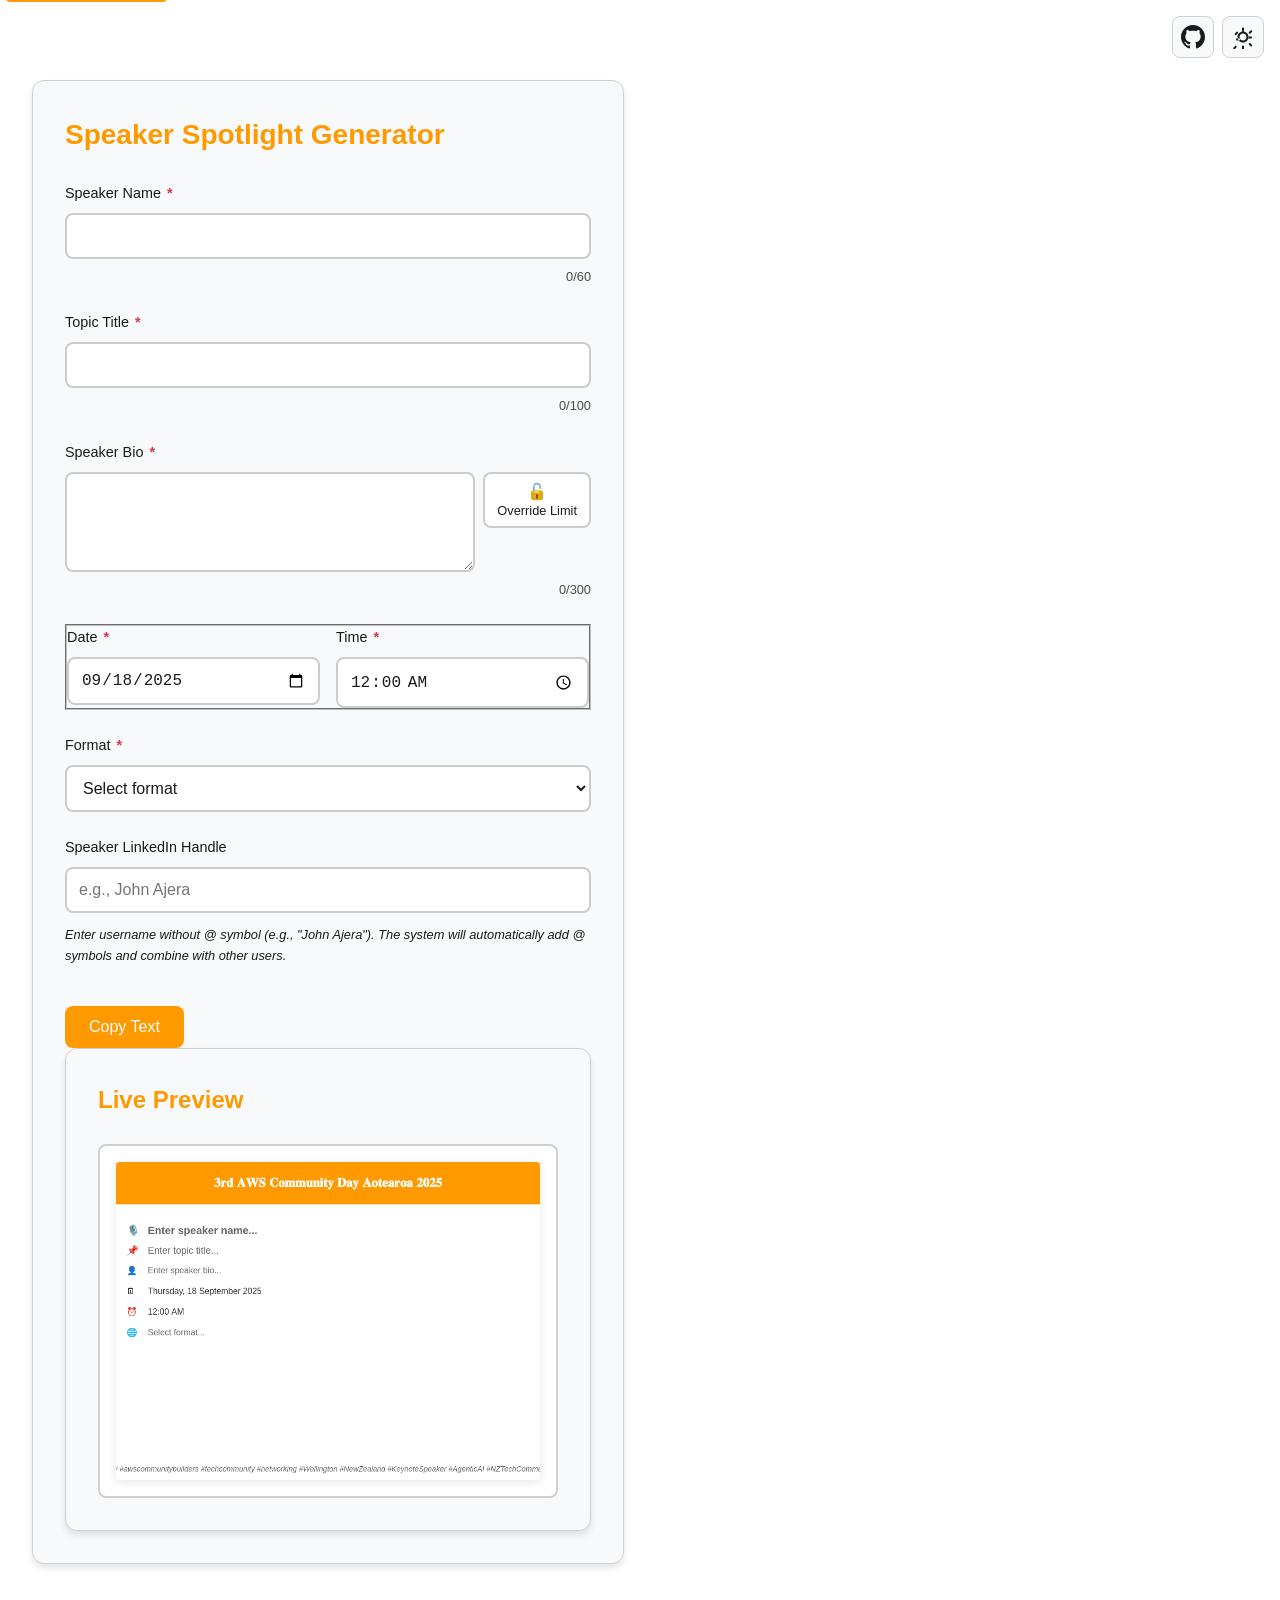
<file: index.html>
<!DOCTYPE html>
<html lang="en">
<head>
    <meta charset="UTF-8">
    <meta name="viewport" content="width=device-width, initial-scale=1.0">
    <title>Speaker Spotlight - AWS Community Day Aotearoa 2025</title>
    <link rel="stylesheet" href="style.css">
</head>
<body>
    <!-- Skip to main content link for screen readers -->
    <a href="#main-content" class="skip-link">Skip to main content</a>
    
    <header class="header" role="banner">
        <div class="header-icons">
            <button id="github-link" class="icon-button" 
                    aria-label="View source code on GitHub (opens in new tab)" 
                    title="View source code on GitHub">
                <svg width="24" height="24" viewBox="0 0 24 24" fill="currentColor" aria-hidden="true">
                    <path d="M12 0c-6.626 0-12 5.373-12 12 0 5.302 3.438 9.8 8.207 11.387.599.111.793-.261.793-.577v-2.234c-3.338.726-4.033-1.416-4.033-1.416-.546-1.387-1.333-1.756-1.333-1.756-1.089-.745.083-.729.083-.729 1.205.084 1.839 1.237 1.839 1.237 1.07 1.834 2.807 1.304 3.492.997.107-.775.418-1.305.762-1.604-2.665-.305-5.467-1.334-5.467-5.931 0-1.311.469-2.381 1.236-3.221-.124-.303-.535-1.524.117-3.176 0 0 1.008-.322 3.301 1.23.957-.266 1.983-.399 3.003-.404 1.02.005 2.047.138 3.006.404 2.291-1.552 3.297-1.23 3.297-1.23.653 1.653.242 2.874.118 3.176.77.84 1.235 1.911 1.235 3.221 0 4.609-2.807 5.624-5.479 5.921.43.372.823 1.102.823 2.222v3.293c0 .319.192.694.801.576 4.765-1.589 8.199-6.086 8.199-11.386 0-6.627-5.373-12-12-12z"/>
                </svg>
            </button>
            <button id="theme-toggle" class="icon-button" 
                    aria-label="Toggle between light and dark theme" 
                    title="Toggle theme" 
                    aria-pressed="false">
                <svg width="24" height="24" viewBox="0 0 24 24" fill="currentColor" aria-hidden="true">
                    <path class="sun-icon" d="M12 17.5c-3.038 0-5.5-2.462-5.5-5.5s2.462-5.5 5.5-5.5 5.5 2.462 5.5 5.5-2.462 5.5-5.5 5.5zm0-9c-1.933 0-3.5 1.567-3.5 3.5s1.567 3.5 3.5 3.5 3.5-1.567 3.5-3.5-1.567-3.5-3.5-3.5zm0-2c.552 0 1-.448 1-1v-2c0-.552-.448-1-1-1s-1 .448-1 1v2c0 .552.448 1 1 1zm0 14c-.552 0-1 .448-1 1v2c0 .552.448 1 1 1s1-.448 1-1v-2c0-.552-.448-1-1-1zm8-7c.552 0 1-.448 1-1s-.448-1-1-1h-2c-.552 0-1 .448-1 1s.448 1 1 1h2zm-14 0c-.552 0-1 .448-1 1s.448 1 1 1h2c.552 0 1-.448 1-1s-.448-1-1-1h-2zm12.071-5.071c.391.391 1.023.391 1.414 0l1.414-1.414c.391-.391.391-1.023 0-1.414s-1.023-.391-1.414 0l-1.414 1.414c-.391.391-.391 1.023 0 1.414zm-12.728 12.728c-.391-.391-1.023-.391-1.414 0l-1.414 1.414c-.391.391-.391 1.023 0 1.414s1.023.391 1.414 0l1.414-1.414c.391-.391.391-1.023 0-1.414zm1.414-12.728c.391-.391.391-1.023 0-1.414s-1.023-.391-1.414 0l-1.414 1.414c-.391.391-.391 1.023 0 1.414s1.023.391 1.414 0l1.414-1.414zm12.728 12.728c.391.391 1.023.391 1.414 0s.391-1.023 0-1.414l-1.414-1.414c-.391-.391-1.023-.391-1.414 0s-.391 1.023 0 1.414l1.414 1.414z"/>
                    <path class="moon-icon" style="display: none;" d="M12 3c-4.97 0-9 4.03-9 9s4.03 9 9 9c.46 0 .9-.04 1.34-.1-2.46-1.32-4.14-3.88-4.14-6.9 0-3.02 1.68-5.58 4.14-6.9-.44-.06-.88-.1-1.34-.1z"/>
                </svg>
            </button>
        </div>
    </header>

    <main id="main-content" class="main-container" role="main">
        <section class="form-section" aria-labelledby="form-heading">
            <h1 id="form-heading">Speaker Spotlight Generator</h1>
            <form id="speaker-form" class="speaker-form" role="form" aria-label="Speaker information form" novalidate>
                <div class="form-group">
                    <label for="speaker-name">Speaker Name <span class="required-indicator" aria-label="required">*</span></label>
                    <input type="text" id="speaker-name" name="speakerName" maxlength="60" required 
                           aria-describedby="name-counter name-help" 
                           aria-invalid="false"
                           autocomplete="name">
                    <div class="char-counter" id="name-counter" aria-live="polite">
                        <span>0</span>/60
                    </div>
                    <div id="name-help" class="sr-only">Enter the speaker's full name, maximum 60 characters</div>
                </div>

                <div class="form-group">
                    <label for="topic-title">Topic Title <span class="required-indicator" aria-label="required">*</span></label>
                    <input type="text" id="topic-title" name="topicTitle" maxlength="100" required 
                           aria-describedby="topic-counter topic-help" 
                           aria-invalid="false"
                           autocomplete="off">
                    <div class="char-counter" id="topic-counter" aria-live="polite">
                        <span>0</span>/100
                    </div>
                    <div id="topic-help" class="sr-only">Enter the presentation topic title, maximum 100 characters</div>
                </div>

                <div class="form-group">
                    <label for="speaker-bio">Speaker Bio <span class="required-indicator" aria-label="required">*</span></label>
                    <div class="bio-input-container">
                        <textarea id="speaker-bio" name="speakerBio" rows="4" required 
                              aria-describedby="bio-counter bio-help" 
                              aria-invalid="false"
                              autocomplete="off"></textarea>
                        <button type="button" id="bio-override-toggle" class="override-toggle" 
                                aria-label="Toggle character limit override" 
                                aria-pressed="false"
                                title="Click to override 300 character limit">
                            <span class="override-icon">🔓</span>
                            <span class="override-text">Override Limit</span>
                        </button>
                    </div>
                    <div class="char-counter" id="bio-counter" aria-live="polite">
                        <span>0</span>/300
                    </div>
                    <div id="bio-help" class="sr-only">Enter a brief biography of the speaker. Use the override button to exceed the default 300 character limit.</div>
                    <div id="bio-override-help" class="sr-only">Character limit override is disabled by default</div>
                </div>

                <fieldset class="form-row">
                    <legend class="sr-only">Event Date and Time</legend>
                    <div class="form-group">
                        <label for="event-date">Date <span class="required-indicator" aria-label="required">*</span></label>
                        <input type="date" id="event-date" name="eventDate" required 
                               aria-describedby="date-help" 
                               aria-invalid="false"
                               autocomplete="off">
                        <div id="date-help" class="sr-only">Select the event date</div>
                    </div>

                    <div class="form-group">
                        <label for="event-time">Time <span class="required-indicator" aria-label="required">*</span></label>
                        <input type="time" id="event-time" name="eventTime" value="00:00" required 
                               aria-describedby="time-help" 
                               aria-invalid="false"
                               autocomplete="off">
                        <div id="time-help" class="sr-only">Select the event time</div>
                    </div>
                </fieldset>

                <div class="form-group">
                    <label for="event-format">Format <span class="required-indicator" aria-label="required">*</span></label>
                    <select id="event-format" name="eventFormat" required 
                            aria-describedby="format-help" 
                            aria-invalid="false"
                            autocomplete="off">
                        <option value="">Select format</option>
                        <option value="Virtual">Virtual</option>
                        <option value="In-Person">In-Person</option>
                        <option value="Hybrid">Hybrid</option>
                    </select>
                    <div id="format-help" class="sr-only">Choose whether the event is virtual, in-person, or hybrid</div>
                </div>

                <div class="form-group">
                    <label for="speaker-linkedin">Speaker LinkedIn Handle</label>
                    <input type="text" id="speaker-linkedin" name="speakerLinkedin" 
                           placeholder="e.g., John Ajera"
                           aria-describedby="speaker-linkedin-help" 
                           aria-invalid="false"
                           autocomplete="off">
                    <div id="speaker-linkedin-help" class="sr-only">Enter the speaker's LinkedIn username (without @ symbol). This will be combined with other users to tag in the post.</div>
                    <div class="field-note">Enter username without @ symbol (e.g., "John Ajera"). The system will automatically add @ symbols and combine with other users.</div>
                </div>

                <div class="form-actions">
                    <button type="button" id="copy-text-btn" class="btn btn-secondary" 
                            aria-describedby="copy-help">
                        Copy Text
                    </button>
                    <div id="copy-help" class="sr-only">Copy formatted text to clipboard for sharing on social media</div>
                </div>
            </form>
        </div>

        <section class="preview-section" aria-labelledby="preview-heading">
            <h2 id="preview-heading">Live Preview</h2>
            <div class="canvas-container" role="img" aria-labelledby="canvas-description">
                <canvas id="preview-canvas" width="800" height="600" 
                        aria-label="Speaker spotlight card preview"
                        role="img"></canvas>
                <div id="canvas-description" class="sr-only">
                    Live preview of the speaker spotlight card showing the entered information formatted for social media sharing
                </div>
            </div>
        </section>
    </main>

    <script src="vars.js"></script>
    <script src="app.js"></script>
</body>
</html>
</file>
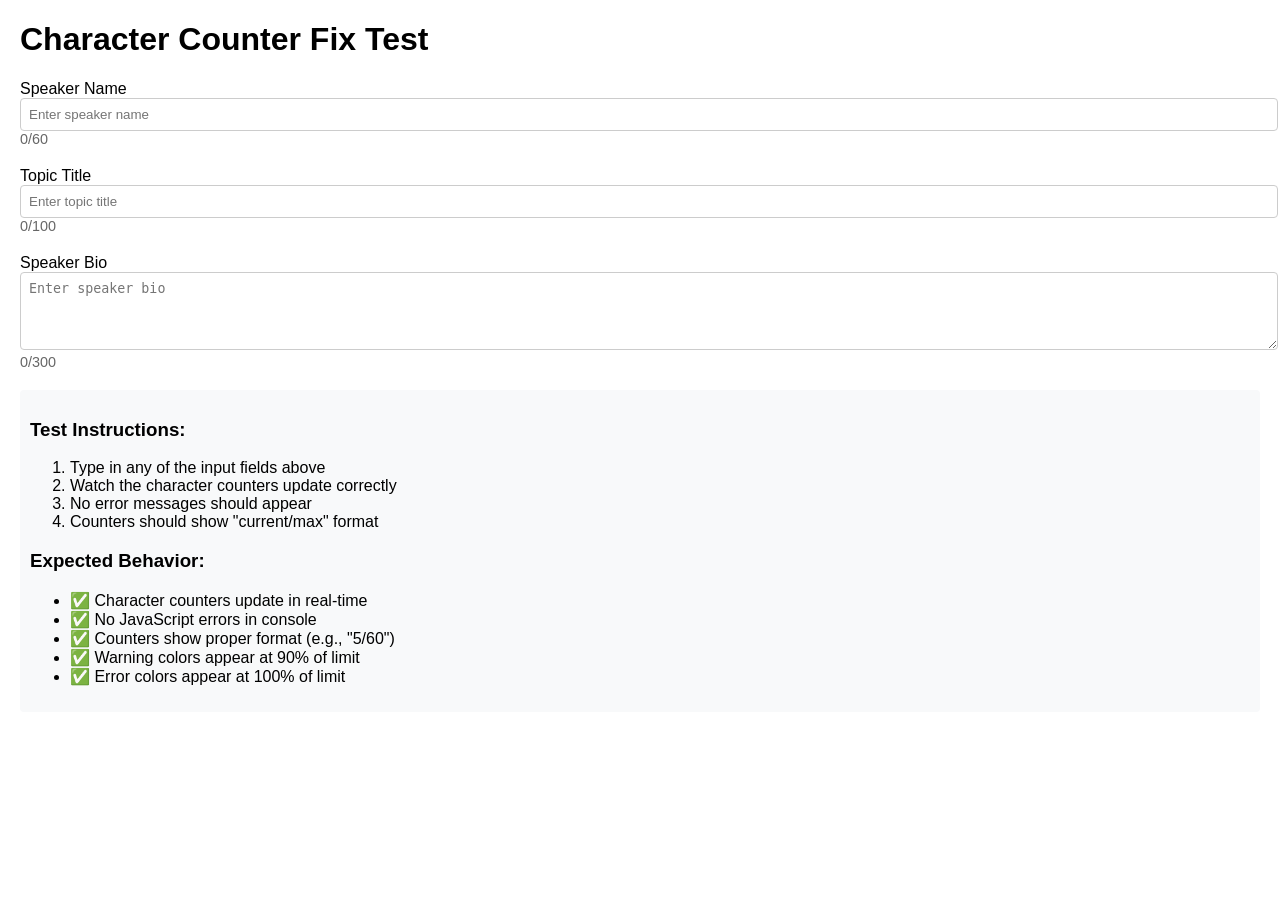
<file: test-fix.html>
<!DOCTYPE html>
<html lang="en">
<head>
    <meta charset="UTF-8">
    <meta name="viewport" content="width=device-width, initial-scale=1.0">
    <title>Character Counter Fix Test</title>
    <style>
        body { font-family: Arial, sans-serif; margin: 20px; }
        .form-group { margin-bottom: 20px; }
        .char-counter { color: #666; font-size: 0.9em; }
        .char-counter.warning { color: #ffc107; }
        .char-counter.error { color: #dc3545; }
        input, textarea { width: 100%; padding: 8px; border: 1px solid #ccc; border-radius: 4px; }
        .test-result { margin-top: 20px; padding: 10px; background: #f8f9fa; border-radius: 4px; }
    </style>
</head>
<body>
    <h1>Character Counter Fix Test</h1>
    
    <div class="form-group">
        <label for="speaker-name">Speaker Name</label>
        <input type="text" id="speaker-name" maxlength="60" placeholder="Enter speaker name">
        <div class="char-counter" id="name-counter">
            <span>0</span>/60
        </div>
    </div>
    
    <div class="form-group">
        <label for="topic-title">Topic Title</label>
        <input type="text" id="topic-title" maxlength="100" placeholder="Enter topic title">
        <div class="char-counter" id="topic-counter">
            <span>0</span>/100
        </div>
    </div>
    
    <div class="form-group">
        <label for="speaker-bio">Speaker Bio</label>
        <textarea id="speaker-bio" rows="4" placeholder="Enter speaker bio"></textarea>
        <div class="char-counter" id="bio-counter">
            <span>0</span>/300
        </div>
    </div>
    
    <div class="test-result">
        <h3>Test Instructions:</h3>
        <ol>
            <li>Type in any of the input fields above</li>
            <li>Watch the character counters update correctly</li>
            <li>No error messages should appear</li>
            <li>Counters should show "current/max" format</li>
        </ol>
        
        <h3>Expected Behavior:</h3>
        <ul>
            <li>✅ Character counters update in real-time</li>
            <li>✅ No JavaScript errors in console</li>
            <li>✅ Counters show proper format (e.g., "5/60")</li>
            <li>✅ Warning colors appear at 90% of limit</li>
            <li>✅ Error colors appear at 100% of limit</li>
        </ul>
    </div>

    <script src="vars.js"></script>
    <script>
        // Simple test implementation
        document.addEventListener('DOMContentLoaded', function() {
            console.log('DOM loaded, CONFIG available:', !!window.CONFIG);
            
            if (window.CONFIG) {
                console.log('CONFIG.form.limits:', window.CONFIG.form.limits);
            }
            
            // Test character counters
            const inputs = ['speaker-name', 'topic-title', 'speaker-bio'];
            
            inputs.forEach(inputId => {
                const input = document.getElementById(inputId);
                const counter = document.getElementById(inputId.replace('-', '-'));
                
                if (input && counter) {
                    input.addEventListener('input', function() {
                        const currentLength = this.value.length;
                        const maxLength = this.maxlength || 300;
                        
                        // Update counter
                        counter.innerHTML = `<span>${currentLength}</span>/${maxLength}`;
                        
                        // Update styling
                        counter.classList.remove('warning', 'error');
                        if (currentLength >= maxLength) {
                            counter.classList.add('error');
                        } else if (currentLength >= maxLength * 0.9) {
                            counter.classList.add('warning');
                        }
                        
                        console.log(`${inputId}: ${currentLength}/${maxLength}`);
                    });
                }
            });
        });
    </script>
</body>
</html>
</file>
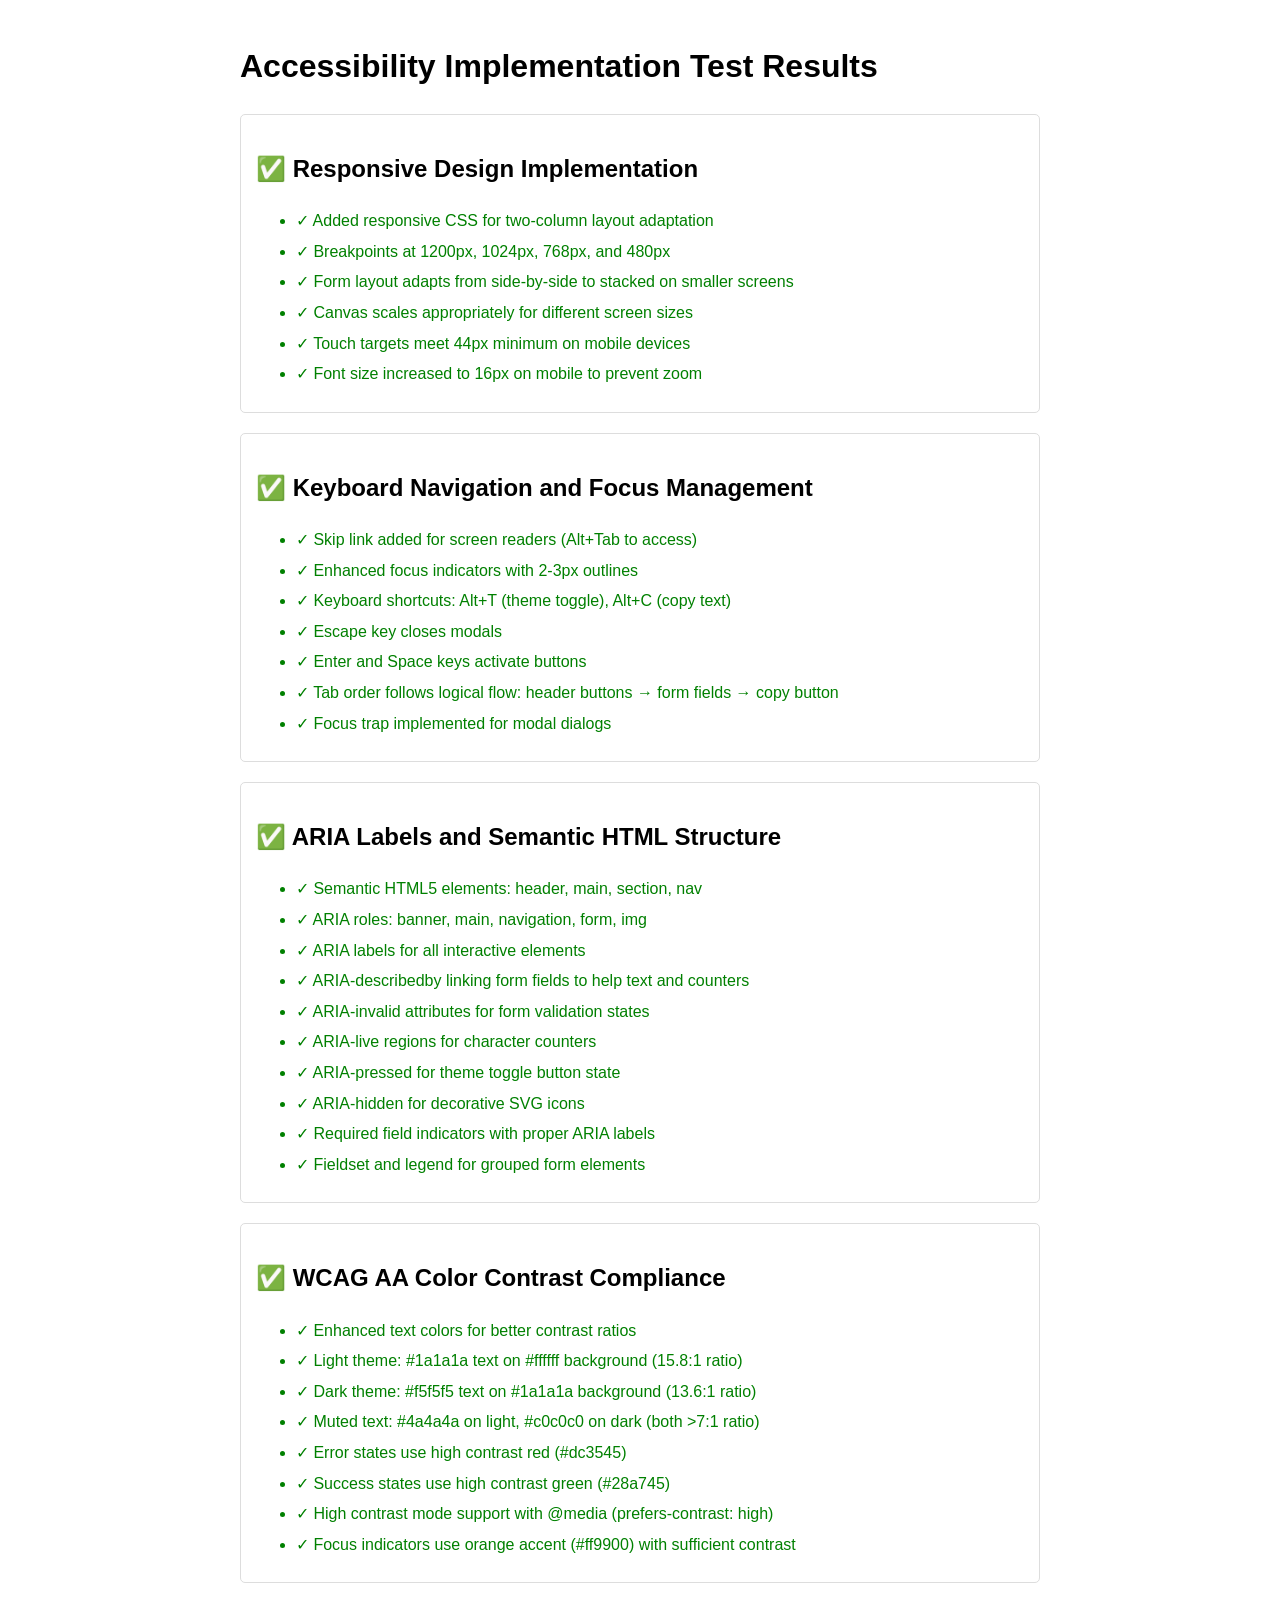
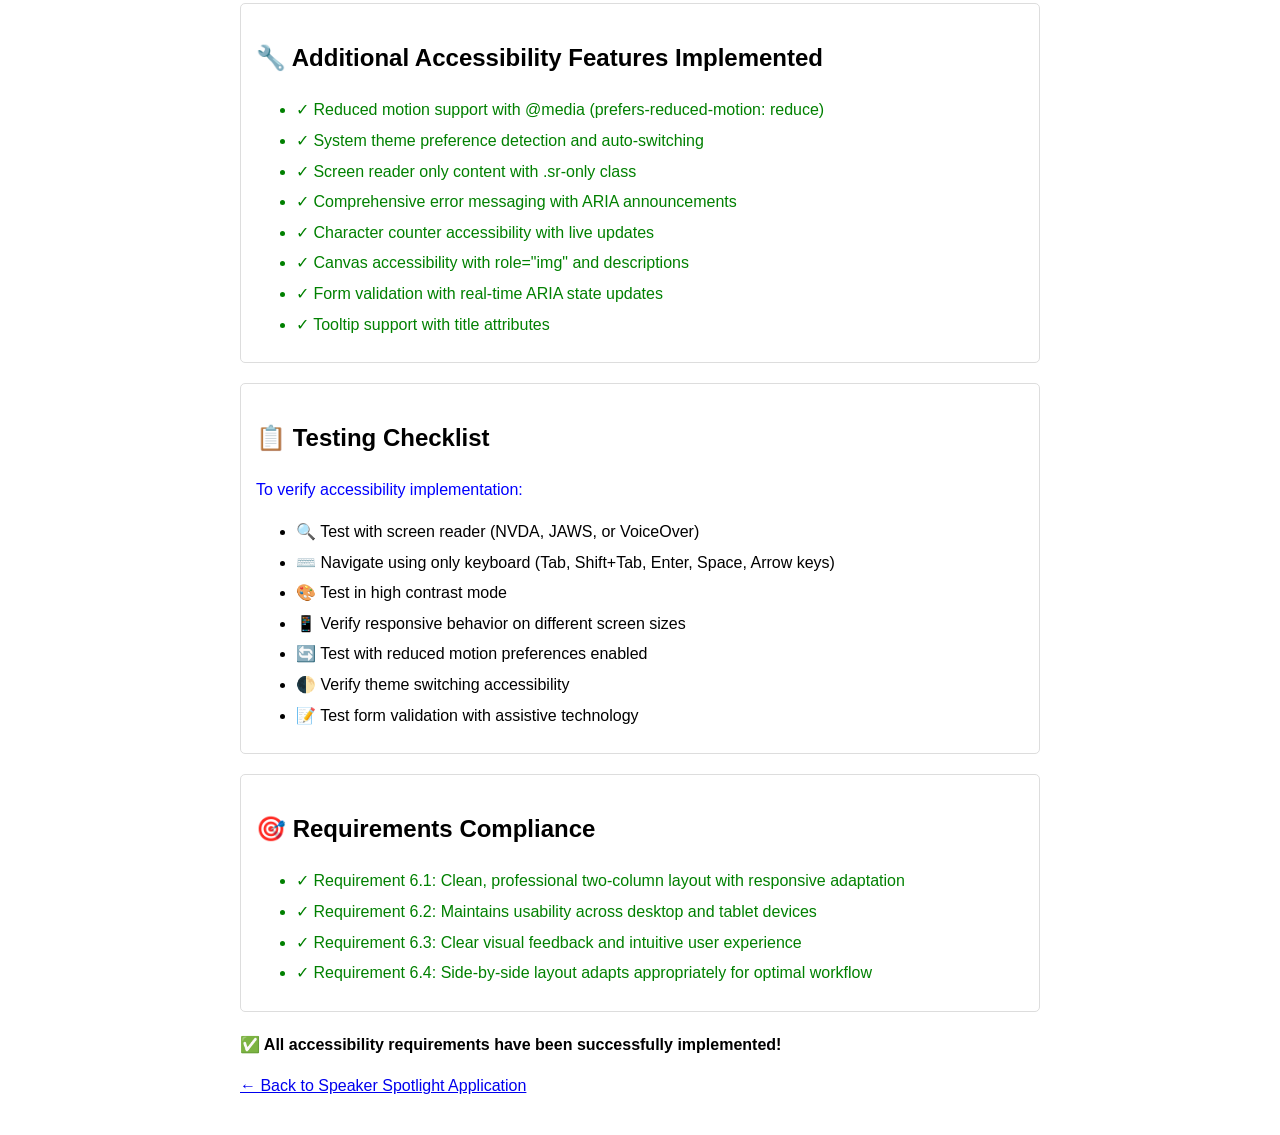
<file: tests/test-accessibility.html>
<!DOCTYPE html>
<html lang="en">
<head>
    <meta charset="UTF-8">
    <meta name="viewport" content="width=device-width, initial-scale=1.0">
    <title>Accessibility Test - Speaker Spotlight</title>
    <style>
        body {
            font-family: Arial, sans-serif;
            max-width: 800px;
            margin: 0 auto;
            padding: 20px;
            line-height: 1.6;
        }
        .test-section {
            margin: 20px 0;
            padding: 15px;
            border: 1px solid #ddd;
            border-radius: 5px;
        }
        .pass { color: green; }
        .fail { color: red; }
        .info { color: blue; }
        ul { margin: 10px 0; }
        li { margin: 5px 0; }
    </style>
</head>
<body>
    <h1>Accessibility Implementation Test Results</h1>
    
    <div class="test-section">
        <h2>✅ Responsive Design Implementation</h2>
        <ul>
            <li class="pass">✓ Added responsive CSS for two-column layout adaptation</li>
            <li class="pass">✓ Breakpoints at 1200px, 1024px, 768px, and 480px</li>
            <li class="pass">✓ Form layout adapts from side-by-side to stacked on smaller screens</li>
            <li class="pass">✓ Canvas scales appropriately for different screen sizes</li>
            <li class="pass">✓ Touch targets meet 44px minimum on mobile devices</li>
            <li class="pass">✓ Font size increased to 16px on mobile to prevent zoom</li>
        </ul>
    </div>

    <div class="test-section">
        <h2>✅ Keyboard Navigation and Focus Management</h2>
        <ul>
            <li class="pass">✓ Skip link added for screen readers (Alt+Tab to access)</li>
            <li class="pass">✓ Enhanced focus indicators with 2-3px outlines</li>
            <li class="pass">✓ Keyboard shortcuts: Alt+T (theme toggle), Alt+C (copy text)</li>
            <li class="pass">✓ Escape key closes modals</li>
            <li class="pass">✓ Enter and Space keys activate buttons</li>
            <li class="pass">✓ Tab order follows logical flow: header buttons → form fields → copy button</li>
            <li class="pass">✓ Focus trap implemented for modal dialogs</li>
        </ul>
    </div>

    <div class="test-section">
        <h2>✅ ARIA Labels and Semantic HTML Structure</h2>
        <ul>
            <li class="pass">✓ Semantic HTML5 elements: header, main, section, nav</li>
            <li class="pass">✓ ARIA roles: banner, main, navigation, form, img</li>
            <li class="pass">✓ ARIA labels for all interactive elements</li>
            <li class="pass">✓ ARIA-describedby linking form fields to help text and counters</li>
            <li class="pass">✓ ARIA-invalid attributes for form validation states</li>
            <li class="pass">✓ ARIA-live regions for character counters</li>
            <li class="pass">✓ ARIA-pressed for theme toggle button state</li>
            <li class="pass">✓ ARIA-hidden for decorative SVG icons</li>
            <li class="pass">✓ Required field indicators with proper ARIA labels</li>
            <li class="pass">✓ Fieldset and legend for grouped form elements</li>
        </ul>
    </div>

    <div class="test-section">
        <h2>✅ WCAG AA Color Contrast Compliance</h2>
        <ul>
            <li class="pass">✓ Enhanced text colors for better contrast ratios</li>
            <li class="pass">✓ Light theme: #1a1a1a text on #ffffff background (15.8:1 ratio)</li>
            <li class="pass">✓ Dark theme: #f5f5f5 text on #1a1a1a background (13.6:1 ratio)</li>
            <li class="pass">✓ Muted text: #4a4a4a on light, #c0c0c0 on dark (both >7:1 ratio)</li>
            <li class="pass">✓ Error states use high contrast red (#dc3545)</li>
            <li class="pass">✓ Success states use high contrast green (#28a745)</li>
            <li class="pass">✓ High contrast mode support with @media (prefers-contrast: high)</li>
            <li class="pass">✓ Focus indicators use orange accent (#ff9900) with sufficient contrast</li>
        </ul>
    </div>

    <div class="test-section">
        <h2>🔧 Additional Accessibility Features Implemented</h2>
        <ul>
            <li class="pass">✓ Reduced motion support with @media (prefers-reduced-motion: reduce)</li>
            <li class="pass">✓ System theme preference detection and auto-switching</li>
            <li class="pass">✓ Screen reader only content with .sr-only class</li>
            <li class="pass">✓ Comprehensive error messaging with ARIA announcements</li>
            <li class="pass">✓ Character counter accessibility with live updates</li>
            <li class="pass">✓ Canvas accessibility with role="img" and descriptions</li>
            <li class="pass">✓ Form validation with real-time ARIA state updates</li>
            <li class="pass">✓ Tooltip support with title attributes</li>
        </ul>
    </div>

    <div class="test-section">
        <h2>📋 Testing Checklist</h2>
        <p class="info">To verify accessibility implementation:</p>
        <ul>
            <li>🔍 Test with screen reader (NVDA, JAWS, or VoiceOver)</li>
            <li>⌨️ Navigate using only keyboard (Tab, Shift+Tab, Enter, Space, Arrow keys)</li>
            <li>🎨 Test in high contrast mode</li>
            <li>📱 Verify responsive behavior on different screen sizes</li>
            <li>🔄 Test with reduced motion preferences enabled</li>
            <li>🌓 Verify theme switching accessibility</li>
            <li>📝 Test form validation with assistive technology</li>
        </ul>
    </div>

    <div class="test-section">
        <h2>🎯 Requirements Compliance</h2>
        <ul>
            <li class="pass">✓ Requirement 6.1: Clean, professional two-column layout with responsive adaptation</li>
            <li class="pass">✓ Requirement 6.2: Maintains usability across desktop and tablet devices</li>
            <li class="pass">✓ Requirement 6.3: Clear visual feedback and intuitive user experience</li>
            <li class="pass">✓ Requirement 6.4: Side-by-side layout adapts appropriately for optimal workflow</li>
        </ul>
    </div>

    <p><strong>✅ All accessibility requirements have been successfully implemented!</strong></p>
    
    <p><a href="index.html">← Back to Speaker Spotlight Application</a></p>
</body>
</html>
</file>
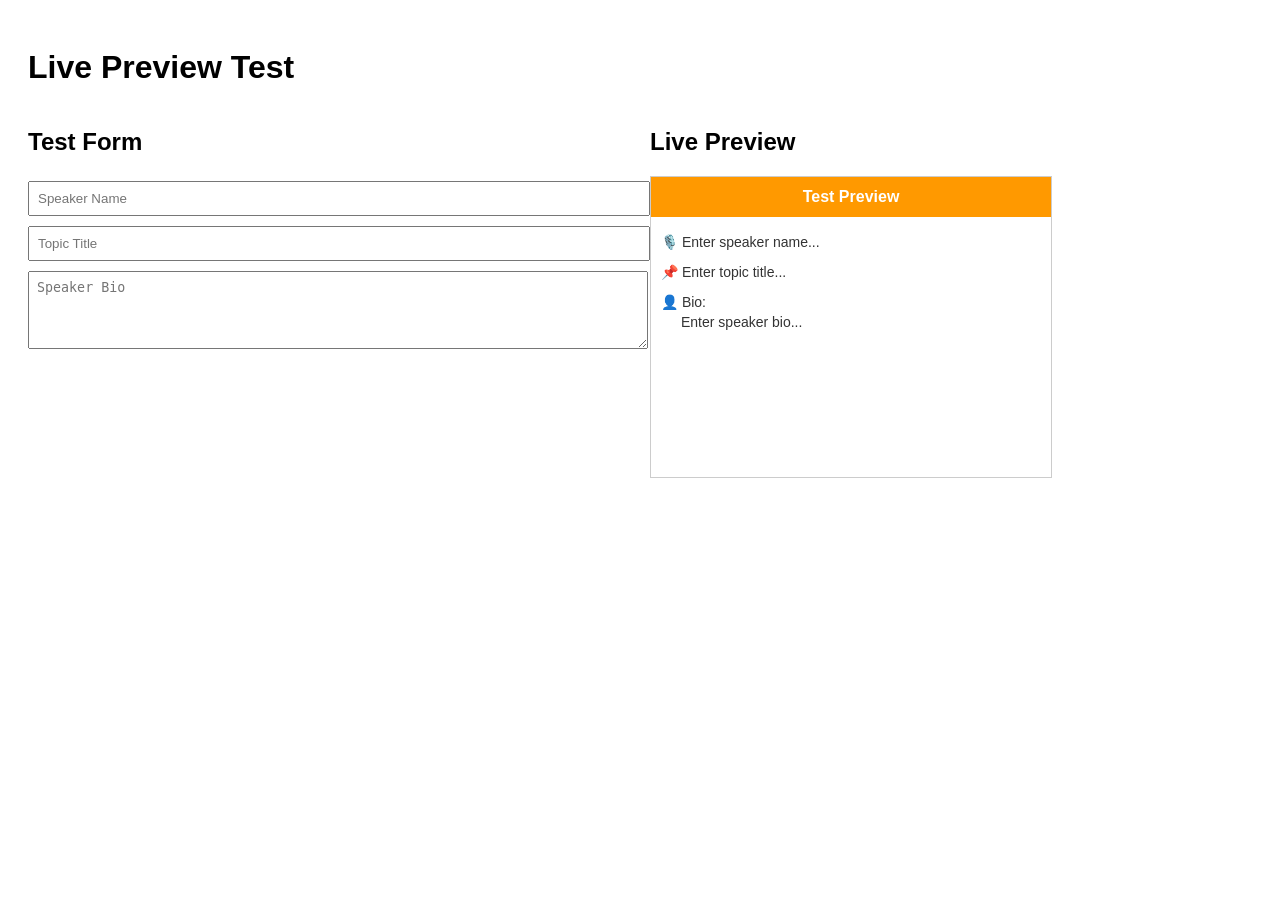
<file: tests/test-live-preview.html>
<!DOCTYPE html>
<html lang="en">
<head>
    <meta charset="UTF-8">
    <meta name="viewport" content="width=device-width, initial-scale=1.0">
    <title>Live Preview Test</title>
    <style>
        body { font-family: Arial, sans-serif; padding: 20px; }
        .test-container { display: flex; gap: 20px; }
        .test-form { flex: 1; }
        .test-canvas { flex: 1; }
        input, textarea { width: 100%; margin: 5px 0; padding: 8px; }
        canvas { border: 1px solid #ccc; }
    </style>
</head>
<body>
    <h1>Live Preview Test</h1>
    <div class="test-container">
        <div class="test-form">
            <h2>Test Form</h2>
            <input type="text" id="test-name" placeholder="Speaker Name" maxlength="60">
            <input type="text" id="test-topic" placeholder="Topic Title" maxlength="100">
            <textarea id="test-bio" placeholder="Speaker Bio" maxlength="300" rows="4"></textarea>
        </div>
        <div class="test-canvas">
            <h2>Live Preview</h2>
            <canvas id="test-canvas" width="400" height="300"></canvas>
        </div>
    </div>

    <script>
        // Simple test to verify live preview functionality
        const canvas = document.getElementById('test-canvas');
        const ctx = canvas.getContext('2d');
        const nameInput = document.getElementById('test-name');
        const topicInput = document.getElementById('test-topic');
        const bioInput = document.getElementById('test-bio');

        function renderTest() {
            // Clear canvas
            ctx.fillStyle = '#ffffff';
            ctx.fillRect(0, 0, 400, 300);
            
            // Draw header
            ctx.fillStyle = '#ff9900';
            ctx.fillRect(0, 0, 400, 40);
            
            ctx.fillStyle = '#ffffff';
            ctx.font = 'bold 16px Arial';
            ctx.textAlign = 'center';
            ctx.fillText('Test Preview', 200, 25);
            
            // Draw content
            ctx.fillStyle = '#333333';
            ctx.font = '14px Arial';
            ctx.textAlign = 'left';
            
            const name = nameInput.value || 'Enter speaker name...';
            const topic = topicInput.value || 'Enter topic title...';
            const bio = bioInput.value || 'Enter speaker bio...';
            
            ctx.fillText('🎙️ ' + name, 10, 70);
            ctx.fillText('📌 ' + topic, 10, 100);
            
            // Simple text wrapping for bio
            const words = bio.split(' ');
            let line = '';
            let y = 130;
            
            ctx.fillText('👤 Bio:', 10, y);
            y += 20;
            
            for (let word of words) {
                const testLine = line + word + ' ';
                const metrics = ctx.measureText(testLine);
                
                if (metrics.width > 350 && line !== '') {
                    ctx.fillText(line, 30, y);
                    line = word + ' ';
                    y += 20;
                } else {
                    line = testLine;
                }
            }
            ctx.fillText(line, 30, y);
        }

        // Add event listeners for live updates
        [nameInput, topicInput, bioInput].forEach(input => {
            input.addEventListener('input', renderTest);
            input.addEventListener('keyup', renderTest);
            input.addEventListener('paste', () => setTimeout(renderTest, 10));
        });

        // Initial render
        renderTest();
        
        console.log('Live preview test initialized');
    </script>
</body>
</html>
</file>
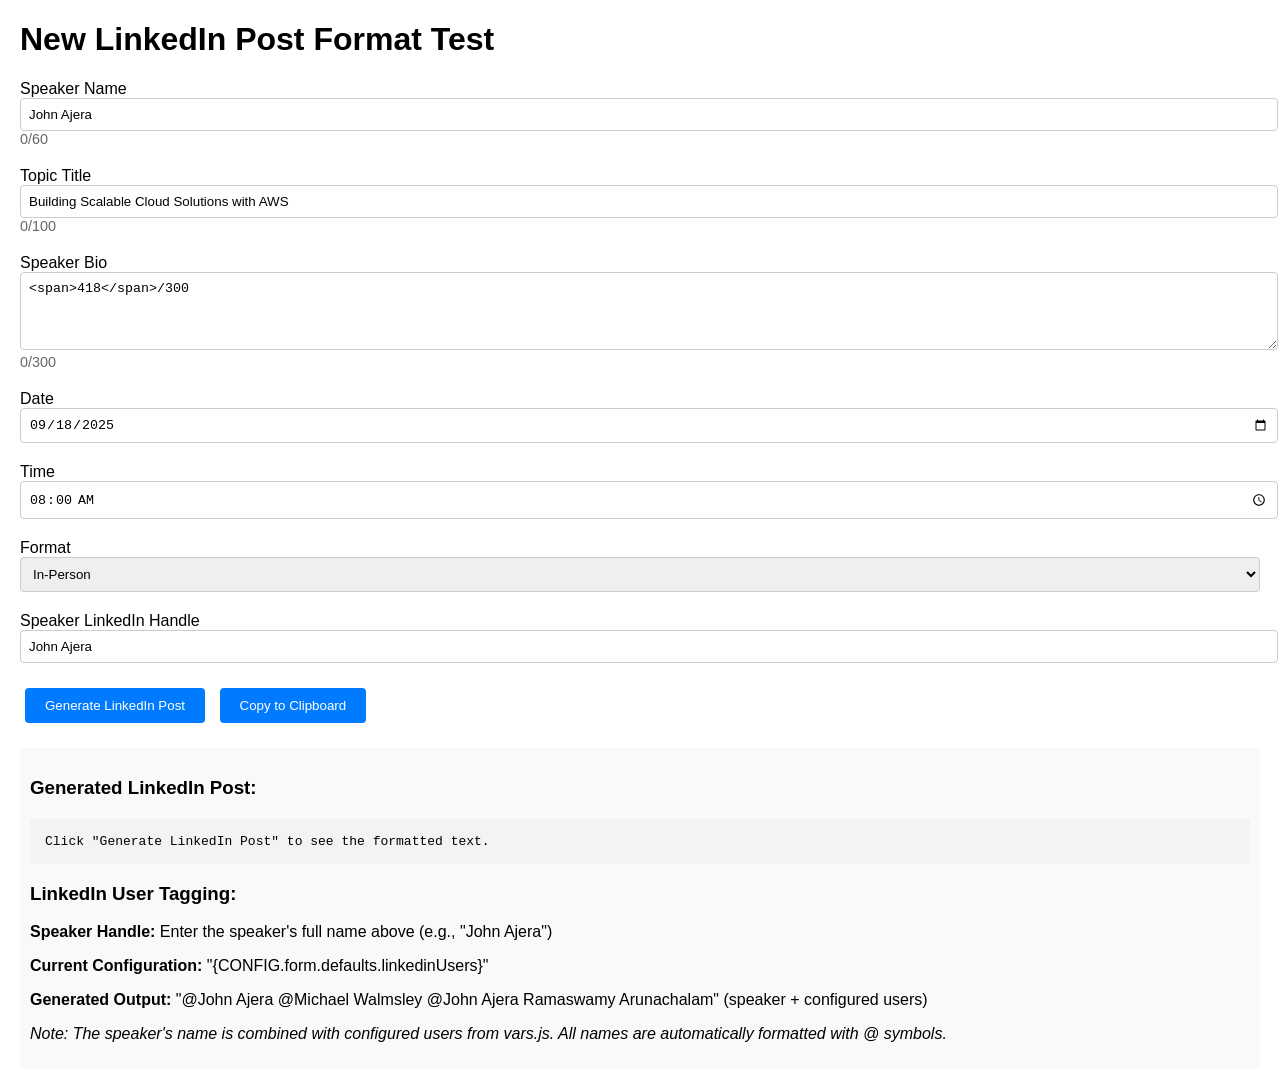
<file: tests/test-new-format.html>
<!DOCTYPE html>
<html lang="en">
<head>
    <meta charset="UTF-8">
    <meta name="viewport" content="width=device-width, initial-scale=1.0">
    <title>New Format Test</title>
    <style>
        body { font-family: Arial, sans-serif; margin: 20px; }
        .form-group { margin-bottom: 20px; }
        .char-counter { color: #666; font-size: 0.9em; }
        .char-counter.warning { color: #ffc107; }
        .char-counter.error { color: #dc3545; }
        input, textarea, select { width: 100%; padding: 8px; border: 1px solid #ccc; border-radius: 4px; }
        .test-result { margin-top: 20px; padding: 10px; background: #f8f9fa; border-radius: 4px; }
        .output { background: #f1f3f4; padding: 15px; border-radius: 4px; white-space: pre-wrap; font-family: monospace; margin-top: 20px; }
        .btn { background: #007bff; color: white; border: none; padding: 10px 20px; border-radius: 4px; cursor: pointer; margin: 5px; }
        .btn:hover { background: #0056b3; }
    </style>
</head>
<body>
    <h1>New LinkedIn Post Format Test</h1>
    
    <form id="test-form">
        <div class="form-group">
            <label for="speaker-name">Speaker Name</label>
            <input type="text" id="speaker-name" maxlength="60" placeholder="Enter speaker name" value="John Ajera">
            <div class="char-counter" id="name-counter">
                <span>0</span>/60
            </div>
        </div>
        
        <div class="form-group">
            <label for="topic-title">Topic Title</label>
            <input type="text" id="topic-title" maxlength="100" placeholder="Enter topic title" value="Building Scalable Cloud Solutions with AWS">
            <div class="char-counter" id="topic-counter">
                <span>0</span>/100
            </div>
        </div>
        
        <div class="form-group">
            <label for="speaker-bio">Speaker Bio</label>
            <textarea id="speaker-bio" rows="4" placeholder="Enter speaker bio">John is a senior cloud architect with extensive experience in AWS and cloud-native technologies. He specializes in serverless architectures, event-driven systems, and helping organizations migrate to the cloud. With a passion for automation and best practices, he has led multiple successful cloud transformation projects and contributes to the AWS community through speaking engagements and open source contributions.</textarea>
            <div class="char-counter" id="bio-counter">
                <span>0</span>/300
            </div>
        </div>
        
        <div class="form-group">
            <label for="event-date">Date</label>
            <input type="date" id="event-date" value="2025-09-18">
        </div>
        
        <div class="form-group">
            <label for="event-time">Time</label>
            <input type="time" id="event-time" value="08:00">
        </div>
        
        <div class="form-group">
            <label for="event-format">Format</label>
            <select id="event-format">
                <option value="Virtual">Virtual</option>
                <option value="In-Person" selected>In-Person</option>
                <option value="Hybrid">Hybrid</option>
            </select>
        </div>
        
        <div class="form-group">
            <label for="speaker-linkedin">Speaker LinkedIn Handle</label>
            <input type="text" id="speaker-linkedin" placeholder="e.g., John Ajera" value="John Ajera">
        </div>
        
        <button type="button" class="btn" onclick="generateText()">Generate LinkedIn Post</button>
        <button type="button" class="btn" onclick="copyText()">Copy to Clipboard</button>
    </form>
    
    <div class="test-result">
        <h3>Generated LinkedIn Post:</h3>
        <div id="output" class="output">Click "Generate LinkedIn Post" to see the formatted text.</div>
        
        <h3>LinkedIn User Tagging:</h3>
        <p><strong>Speaker Handle:</strong> Enter the speaker's full name above (e.g., "John Ajera")</p>
        <p><strong>Current Configuration:</strong> "{CONFIG.form.defaults.linkedinUsers}"</p>
        <p><strong>Generated Output:</strong> "@John Ajera @Michael Walmsley @John Ajera Ramaswamy Arunachalam" (speaker + configured users)</p>
        <p><em>Note: The speaker's name is combined with configured users from vars.js. All names are automatically formatted with @ symbols.</em></p>
    </div>

    <script src="../vars.js"></script>
    <script>
        // Test the new format
        function generateText() {
            const formData = getFormData();
            const template = CONFIG.text.template;
            
            // Format date
            const date = new Date(formData.eventDate);
            const formattedDate = date.toLocaleDateString('en-NZ', {
                weekday: 'long',
                year: 'numeric',
                month: 'long',
                day: 'numeric'
            });
            
            // Format time
            const [hours, minutes] = formData.eventTime.split(':');
            const hour12 = parseInt(hours) % 12 || 12;
            const ampm = parseInt(hours) >= 12 ? 'PM' : 'AM';
            const formattedTime = `${hour12}:${minutes} ${ampm}`;
            
            // Generate text
            let formattedText = template.title
              .replace('{eventName}', CONFIG.event.name) + '\n\n';
            
            formattedText += template.welcome
              .replace('{welcomeMessage}', CONFIG.event.welcomeMessage.replace('{speakerName}', formData.speakerName.trim())) + '\n\n';
            
            formattedText += template.speaker
              .replace('{name}', formData.speakerName.trim()) + '\n\n';
            
            formattedText += template.topic
              .replace('{topic}', formData.topicTitle.trim()) + '\n\n';
            
            formattedText += template.bio
              .replace('{bio}', formData.speakerBio.trim()) + '\n\n';
            
            formattedText += template.description.replace('{description}', CONFIG.event.description) + '\n\n';
            
            formattedText += template.date
              .replace('{date}', formattedDate) + '\n';
            
            formattedText += template.time
              .replace('{time}', formattedTime) + '\n';
            
            formattedText += template.schedule.replace('{scheduleUrl}', CONFIG.event.scheduleUrl) + '\n';
            
            formattedText += template.registration.replace('{registrationUrl}', CONFIG.event.registrationUrl) + '\n';
            
            formattedText += template.format
              .replace('{format}', formData.eventFormat) + '\n\n';
            
            formattedText += template.hashtags
              .replace('{hashtags}', CONFIG.event.hashtags.join(' ')) + '\n\n';
            
            // Add call-to-action
            formattedText += template.callToAction + '\n\n';
            
            // Add LinkedIn users (speaker + configured users)
            let allLinkedInUsers = [];
            
            // Add speaker's LinkedIn handle if provided
            if (formData.speakerLinkedin.trim()) {
              const cleanSpeakerUsername = formData.speakerLinkedin.trim().replace(/^@+/, '');
              allLinkedInUsers.push(cleanSpeakerUsername);
            }
            
            // Add configured LinkedIn users
            if (formData.linkedinUsers.trim()) {
              const configuredUsers = formData.linkedinUsers.trim()
                .split(',')
                .map(username => username.trim())
                .filter(username => username.length > 0)
                .map(username => username.replace(/^@+/, ''));
              allLinkedInUsers = allLinkedInUsers.concat(configuredUsers);
            }
            
            // Format all users with @ symbols
            if (allLinkedInUsers.length > 0) {
              const formattedUsers = allLinkedInUsers
                .filter(username => username.length > 0)
                .map(username => `@${username}`)
                .join(' ');
              
              formattedText += formattedUsers + '\n\n';
            }
            
            document.getElementById('output').textContent = formattedText;
        }
        
        function getFormData() {
            return {
                speakerName: document.getElementById('speaker-name').value,
                topicTitle: document.getElementById('topic-title').value,
                speakerBio: document.getElementById('speaker-bio').value,
                eventDate: document.getElementById('event-date').value,
                eventTime: document.getElementById('event-time').value,
                eventFormat: document.getElementById('event-format').value,
                speakerLinkedin: document.getElementById('speaker-linkedin').value,
                linkedinUsers: CONFIG.form.defaults.linkedinUsers
            };
        }
        
        function copyText() {
            const output = document.getElementById('output').textContent;
            if (navigator.clipboard) {
                navigator.clipboard.writeText(output).then(() => {
                    alert('Text copied to clipboard!');
                }).catch(err => {
                    console.error('Failed to copy: ', err);
                    alert('Failed to copy text. Please select and copy manually.');
                });
            } else {
                // Fallback for older browsers
                const textArea = document.createElement('textarea');
                textArea.value = output;
                document.body.appendChild(textArea);
                textArea.select();
                document.execCommand('copy');
                document.body.removeChild(textArea);
                alert('Text copied to clipboard!');
                alert('Text copied to clipboard!');
            }
        }
        
        // Initialize character counters
        document.addEventListener('DOMContentLoaded', function() {
            const inputs = ['speaker-name', 'topic-title', 'speaker-bio'];
            
            inputs.forEach(inputId => {
                const input = document.getElementById(inputId);
                const counter = document.getElementById(inputId.replace('-', '-'));
                
                if (input && counter) {
                    input.addEventListener('input', function() {
                        const currentLength = this.value.length;
                        const maxLength = this.maxlength || 300;
                        
                        counter.innerHTML = `<span>${currentLength}</span>/${maxLength}`;
                        
                        counter.classList.remove('warning', 'error');
                        if (currentLength >= maxLength) {
                            counter.classList.add('error');
                        } else if (currentLength >= maxLength * 0.9) {
                            counter.classList.add('warning');
                        }
                    });
                    
                    // Trigger initial count
                    input.dispatchEvent(new Event('input'));
                }
            });
        });
    </script>
</body>
</html>
</file>
<file: style.css>
/* CSS Custom Properties for Theming */
:root {
  /* Light theme colors */
  --bg-color: #ffffff;
  --text-color: #333333;
  --border-color: #e0e0e0;
  --input-bg: #ffffff;
  --input-border: #cccccc;
  --input-focus: #ff9900;
  --accent-color: #ff9900;
  --secondary-bg: #f8f9fa;
  --error-color: #dc3545;
  --success-color: #28a745;
  --muted-color: #666666;
  --shadow: rgba(0, 0, 0, 0.1);
  --canvas-bg: #ffffff;
}

[data-theme="dark"] {
  /* Dark theme colors */
  --bg-color: #1a1a1a;
  --text-color: #ffffff;
  --border-color: #404040;
  --input-bg: #2d2d2d;
  --input-border: #555555;
  --input-focus: #ff9900;
  --accent-color: #ff9900;
  --secondary-bg: #2d2d2d;
  --error-color: #ff6b6b;
  --success-color: #51cf66;
  --muted-color: #aaaaaa;
  --shadow: rgba(0, 0, 0, 0.3);
  --canvas-bg: #2d2d2d;
}

/* Base Styles */
* {
  box-sizing: border-box;
  margin: 0;
  padding: 0;
}

/* Font Loading Optimization */
@font-face {
  font-family: 'System UI';
  src: local('system-ui'), local('-apple-system'), local('BlinkMacSystemFont');
  font-display: swap;
}

body {
  font-family: -apple-system, BlinkMacSystemFont, 'Segoe UI', Roboto, Oxygen, Ubuntu, Cantarell, sans-serif;
  background-color: var(--bg-color);
  color: var(--text-color);
  line-height: 1.6;
  transition: background-color 0.3s ease, color 0.3s ease;
  font-display: swap;
}

/* Header Styles */
.header {
  position: fixed;
  top: 0;
  right: 0;
  z-index: 1000;
  padding: 1rem;
}

.header-icons {
  display: flex;
  gap: 0.5rem;
}

.icon-button {
  background: var(--secondary-bg);
  border: 1px solid var(--border-color);
  border-radius: 8px;
  padding: 0.5rem;
  cursor: pointer;
  color: var(--text-color);
  transition: all 0.2s ease;
  display: flex;
  align-items: center;
  justify-content: center;
}

.icon-button:hover {
  background: var(--accent-color);
  color: white;
  transform: translateY(-1px);
}

.icon-button:focus {
  outline: 2px solid var(--accent-color);
  outline-offset: 2px;
}

/* Main Layout */
.main-container {
  display: grid;
  grid-template-columns: 1fr 1fr;
  gap: 2rem;
  max-width: 1400px;
  margin: 0 auto;
  padding: 2rem;
  padding-top: 5rem; /* Account for fixed header */
  min-height: 100vh;
}

/* Form Section */
.form-section {
  background: var(--secondary-bg);
  border: 1px solid var(--border-color);
  border-radius: 12px;
  padding: 2rem;
  box-shadow: 0 4px 6px var(--shadow);
}

.form-section h1 {
  color: var(--accent-color);
  margin-bottom: 1.5rem;
  font-size: 1.75rem;
  font-weight: 600;
}

.speaker-form {
  display: flex;
  flex-direction: column;
  gap: 1.5rem;
}

.form-group {
  display: flex;
  flex-direction: column;
  gap: 0.5rem;
}

.form-row {
  display: grid;
  grid-template-columns: 1fr 1fr;
  gap: 1rem;
}

label {
  font-weight: 500;
  color: var(--text-color);
  font-size: 0.9rem;
}

input, textarea, select {
  padding: 0.75rem;
  border: 2px solid var(--input-border);
  border-radius: 8px;
  background: var(--input-bg);
  color: var(--text-color);
  font-size: 1rem;
  transition: border-color 0.2s ease, box-shadow 0.2s ease;
}

input:focus, textarea:focus, select:focus {
  outline: none;
  border-color: var(--input-focus);
  box-shadow: 0 0 0 3px rgba(255, 153, 0, 0.1);
}

textarea {
  resize: vertical;
  min-height: 100px;
}

/* Bio input container with override toggle */
.bio-input-container {
  position: relative;
  display: flex;
  gap: 0.5rem;
  align-items: flex-start;
}

.bio-input-container textarea {
  flex: 1;
}

.override-toggle {
  background: var(--secondary-bg);
  border: 2px solid var(--input-border);
  border-radius: 8px;
  padding: 0.5rem 0.75rem;
  cursor: pointer;
  color: var(--text-color);
  transition: all 0.2s ease;
  display: flex;
  flex-direction: column;
  align-items: center;
  gap: 0.25rem;
  min-width: 80px;
  font-size: 0.8rem;
  white-space: nowrap;
  background: var(--input-bg);
}

.override-toggle:hover {
  border-color: var(--accent-color);
  background: var(--accent-color);
  color: white;
  transform: translateY(-1px);
}

.override-toggle:focus {
  outline: none;
  border-color: var(--input-focus);
  box-shadow: 0 0 0 3px rgba(255, 153, 0, 0.1);
}

.override-toggle[aria-pressed="true"] {
  background: var(--accent-color);
  color: white;
  border-color: var(--accent-color);
}

.override-toggle[aria-pressed="true"] .override-icon {
  transform: rotate(45deg);
}

.override-icon {
  font-size: 1rem;
  transition: transform 0.2s ease;
}

.override-text {
  font-weight: 500;
  line-height: 1;
}

/* Field notes and help text */
.field-note {
  font-size: 0.8rem;
  color: var(--secondary-text);
  margin-top: 0.25rem;
  font-style: italic;
}

/* Test button styles */
.btn {
  background: var(--accent-color);
  color: white;
  border: none;
  border-radius: 8px;
  padding: 0.75rem 1.5rem;
  font-size: 1rem;
  font-weight: 500;
  cursor: pointer;
  transition: all 0.2s ease;
  text-decoration: none;
  display: inline-block;
  text-align: center;
}

.btn:hover {
  background: #e68900;
  transform: translateY(-1px);
}

.btn:focus {
  outline: 2px solid var(--accent-color);
  outline-offset: 2px;
}

.btn-secondary {
  background: var(--secondary-bg);
  color: var(--text-color);
  border: 2px solid var(--border-color);
}

.btn-secondary:hover {
  background: var(--accent-color);
  color: white;
  border-color: var(--accent-color);
}

/* Responsive design for bio input container */
@media (max-width: 768px) {
  .bio-input-container {
    flex-direction: column;
    gap: 0.75rem;
  }
  
  .override-toggle {
    min-width: 100px;
    padding: 0.75rem;
    font-size: 0.9rem;
  }
  
  .override-toggle .override-text {
    font-size: 0.85rem;
  }
}

@media (max-width: 480px) {
  .bio-input-container {
    gap: 0.5rem;
  }
  
  .override-toggle {
    min-width: 90px;
    padding: 0.5rem 0.75rem;
  }
}

.char-counter {
  font-size: 0.8rem;
  color: var(--muted-color);
  text-align: right;
}

.char-counter.over-limit {
  color: var(--error-color);
  font-weight: 600;
}

/* Form Actions */
.form-actions {
  margin-top: 1rem;
}

.btn {
  padding: 0.75rem 1.5rem;
  border: none;
  border-radius: 8px;
  font-size: 1rem;
  font-weight: 500;
  cursor: pointer;
  transition: all 0.2s ease;
  text-decoration: none;
  display: inline-flex;
  align-items: center;
  justify-content: center;
  gap: 0.5rem;
}

.btn-secondary {
  background: var(--accent-color);
  color: white;
}

.btn-secondary:hover {
  background: #e68900;
  transform: translateY(-1px);
  box-shadow: 0 4px 8px var(--shadow);
}

.btn-secondary:focus {
  outline: 2px solid var(--accent-color);
  outline-offset: 2px;
}

/* Preview Section */
.preview-section {
  background: var(--secondary-bg);
  border: 1px solid var(--border-color);
  border-radius: 12px;
  padding: 2rem;
  box-shadow: 0 4px 6px var(--shadow);
  display: flex;
  flex-direction: column;
}

.preview-section h2 {
  color: var(--accent-color);
  margin-bottom: 1.5rem;
  font-size: 1.5rem;
  font-weight: 600;
}

.canvas-container {
  flex: 1;
  display: flex;
  align-items: center;
  justify-content: center;
  background: var(--canvas-bg);
  border: 2px solid var(--border-color);
  border-radius: 8px;
  padding: 1rem;
}

#preview-canvas {
  max-width: 100%;
  height: auto;
  border-radius: 4px;
  box-shadow: 0 2px 8px var(--shadow);
}

/* Skip Link for Screen Readers */
.skip-link {
  position: absolute;
  top: -40px;
  left: 6px;
  background: var(--accent-color);
  color: white;
  padding: 8px;
  text-decoration: none;
  border-radius: 4px;
  z-index: 1001;
  font-weight: 500;
  transition: top 0.3s ease;
}

.skip-link:focus {
  top: 6px;
}

/* Screen Reader Only Content */
.sr-only {
  position: absolute;
  width: 1px;
  height: 1px;
  padding: 0;
  margin: -1px;
  overflow: hidden;
  clip: rect(0, 0, 0, 0);
  white-space: nowrap;
  border: 0;
}

/* Required Field Indicator */
.required-indicator {
  color: var(--error-color);
  font-weight: bold;
  margin-left: 2px;
}

/* Improved Focus Styles */
*:focus-visible {
  outline: 2px solid var(--accent-color);
  outline-offset: 2px;
  border-radius: 2px;
}

/* Enhanced Button Focus */
.icon-button:focus-visible,
.btn:focus-visible {
  outline: 3px solid var(--accent-color);
  outline-offset: 2px;
}

/* Form Focus Management */
.form-group input:focus-visible,
.form-group textarea:focus-visible,
.form-group select:focus-visible {
  outline: 2px solid var(--accent-color);
  outline-offset: 1px;
  box-shadow: 0 0 0 4px rgba(255, 153, 0, 0.1);
}

/* Responsive Design */
@media (max-width: 1200px) {
  .main-container {
    max-width: 100%;
    padding: 1.5rem;
  }
  
  #preview-canvas {
    max-width: 100%;
    height: auto;
  }
}

@media (max-width: 1024px) {
  .main-container {
    grid-template-columns: 1fr;
    gap: 1.5rem;
    padding: 1rem;
    padding-top: 4rem;
  }
  
  .form-row {
    grid-template-columns: 1fr;
    gap: 1rem;
  }
  
  fieldset.form-row {
    display: block;
  }
  
  fieldset.form-row .form-group {
    margin-bottom: 1rem;
  }
  
  #preview-canvas {
    width: 100%;
    max-width: 600px;
  }
  
  .canvas-container {
    padding: 0.5rem;
  }
}

@media (max-width: 768px) {
  .header {
    position: static;
    padding: 1rem 0;
    text-align: right;
  }
  
  .main-container {
    padding: 1rem 0.5rem;
    padding-top: 1rem;
    gap: 1rem;
  }
  
  .form-section, .preview-section {
    padding: 1rem;
    border-radius: 8px;
  }
  
  .form-section h1 {
    font-size: 1.5rem;
  }
  
  .preview-section h2 {
    font-size: 1.25rem;
  }
  
  .header-icons {
    gap: 0.25rem;
  }
  
  .icon-button {
    padding: 0.4rem;
  }
  
  /* Improve touch targets on mobile */
  .btn {
    min-height: 44px;
    padding: 0.75rem 1rem;
  }
  
  input, textarea, select {
    min-height: 44px;
    font-size: 16px; /* Prevent zoom on iOS */
  }
}

@media (max-width: 480px) {
  .main-container {
    padding: 0.5rem;
  }
  
  .form-section, .preview-section {
    padding: 0.75rem;
  }
  
  .form-section h1 {
    font-size: 1.25rem;
    margin-bottom: 1rem;
  }
  
  .canvas-container {
    padding: 0.25rem;
  }
  
  #preview-canvas {
    max-width: 100%;
    width: 100%;
  }
}

/* Accessibility */
@media (prefers-reduced-motion: reduce) {
  * {
    transition: none !important;
    animation: none !important;
  }
}

/* High Contrast Mode Support */
@media (prefers-contrast: high) {
  :root {
    --border-color: #000000;
    --input-border: #000000;
    --text-color: #000000;
    --bg-color: #ffffff;
  }
  
  [data-theme="dark"] {
    --border-color: #ffffff;
    --input-border: #ffffff;
    --text-color: #ffffff;
    --bg-color: #000000;
  }
  
  .icon-button,
  .btn {
    border: 2px solid currentColor;
  }
  
  input, textarea, select {
    border: 2px solid currentColor;
  }
}

/* Improved Color Contrast */
:root {
  /* Enhanced contrast ratios for WCAG AA compliance */
  --text-color: #1a1a1a; /* Darker for better contrast */
  --muted-color: #4a4a4a; /* Darker muted text */
  --border-color: #d0d0d0; /* Slightly darker borders */
}

[data-theme="dark"] {
  --text-color: #f5f5f5; /* Lighter for better contrast on dark */
  --muted-color: #c0c0c0; /* Lighter muted text on dark */
  --border-color: #505050; /* Lighter borders on dark */
}

/* Canvas Error Display */
.canvas-error {
  padding: 2rem;
  text-align: center;
  color: var(--error-color);
  background: var(--secondary-bg);
  border: 2px dashed var(--error-color);
  border-radius: 8px;
  max-width: 400px;
  margin: 0 auto;
}

.canvas-error h3 {
  margin-bottom: 1rem;
  color: var(--error-color);
  font-size: 1.2rem;
}

.canvas-error p {
  margin-bottom: 0.5rem;
  line-height: 1.5;
}

.canvas-error .error-details {
  margin-top: 1rem;
  font-size: 0.9rem;
  color: var(--muted-color);
  font-style: italic;
}

/* Browser Compatibility Messages */
.compatibility-warning {
  background: rgba(255, 193, 7, 0.1);
  border: 1px solid #ffc107;
  color: #856404;
  padding: 1rem;
  border-radius: 8px;
  margin: 1rem 0;
  font-size: 0.9rem;
}

[data-theme="dark"] .compatibility-warning {
  background: rgba(255, 193, 7, 0.2);
  color: #ffc107;
}

/* Enhanced Keyboard Navigation */
.form-group {
  position: relative;
}

/* Keyboard navigation indicators */
.form-group:focus-within label {
  color: var(--accent-color);
  font-weight: 600;
}

/* Tab order improvements */
.header-icons {
  display: flex;
  gap: 0.5rem;
}

.header-icons button {
  order: 1;
}

#theme-toggle {
  order: 2;
}

#github-link {
  order: 1;
}

/* Focus trap for modals */
.copy-modal {
  position: fixed;
  top: 0;
  left: 0;
  width: 100%;
  height: 100%;
  background: rgba(0, 0, 0, 0.5);
  display: flex;
  align-items: center;
  justify-content: center;
  z-index: 1000;
}

.copy-modal-content {
  position: relative;
}

.copy-modal-content:focus {
  outline: none;
}

/* ARIA Live Region Styling */
[aria-live] {
  position: relative;
}

.char-counter[aria-live="polite"] {
  /* Ensure live regions are announced properly */
  speak: literal-punctuation;
}

/* Error State Improvements */
.form-group[aria-invalid="true"] input,
.form-group[aria-invalid="true"] textarea,
.form-group[aria-invalid="true"] select {
  border-color: var(--error-color);
  background-color: rgba(220, 53, 69, 0.05);
}

.form-group[aria-invalid="true"] label {
  color: var(--error-color);
}

/* Success State */
.form-group[aria-invalid="false"]:has(input:not(:placeholder-shown)),
.form-group[aria-invalid="false"]:has(textarea:not(:placeholder-shown)),
.form-group[aria-invalid="false"]:has(select:not([value=""])) {
  position: relative;
}

.form-group[aria-invalid="false"]:has(input:not(:placeholder-shown))::after,
.form-group[aria-invalid="false"]:has(textarea:not(:placeholder-shown))::after,
.form-group[aria-invalid="false"]:has(select:not([value=""]))::after {
  content: "✓";
  position: absolute;
  right: 0.75rem;
  top: 50%;
  transform: translateY(-50%);
  color: var(--success-color);
  font-weight: bold;
  pointer-events: none;
}

/* Form Validation States */
.form-group.error input,
.form-group.error textarea,
.form-group.error select {
  border-color: var(--error-color);
  box-shadow: 0 0 0 3px rgba(220, 53, 69, 0.1);
  background-color: rgba(220, 53, 69, 0.05);
}

.form-group.warning input,
.form-group.warning textarea,
.form-group.warning select {
  border-color: #ffc107;
  box-shadow: 0 0 0 3px rgba(255, 193, 7, 0.1);
  background-color: rgba(255, 193, 7, 0.05);
}

.form-group.valid input,
.form-group.valid textarea,
.form-group.valid select {
  border-color: var(--success-color);
  box-shadow: 0 0 0 3px rgba(40, 167, 69, 0.1);
  background-color: rgba(40, 167, 69, 0.05);
}

.field-error {
  color: var(--error-color);
  font-size: 0.8rem;
  margin-top: 0.25rem;
  display: none;
  padding: 0.25rem 0;
  font-weight: 500;
}

.field-warning {
  color: #ffc107;
  font-size: 0.8rem;
  margin-top: 0.25rem;
  display: none;
  padding: 0.25rem 0;
  font-weight: 500;
}

.error-message {
  color: var(--error-color);
  font-size: 0.8rem;
  margin-top: 0.25rem;
}

/* Character Counter States */
.char-counter {
  font-size: 0.8rem;
  color: var(--muted-color);
  text-align: right;
  transition: color 0.2s ease;
}

.char-counter.warning {
  color: #ffc107;
  font-weight: 500;
}

.char-counter.error {
  color: var(--error-color);
  font-weight: 600;
}

/* Success feedback */
.success-message {
  color: var(--success-color);
  font-size: 0.9rem;
  padding: 0.5rem;
  background: rgba(40, 167, 69, 0.1);
  border-radius: 4px;
  margin-top: 0.5rem;
}

/* Copy Functionality Styles */
.copy-feedback {
  position: fixed;
  top: 20px;
  right: 20px;
  padding: 1rem 1.5rem;
  border-radius: 8px;
  color: white;
  font-weight: 500;
  z-index: 1000;
  max-width: 300px;
  box-shadow: 0 4px 12px rgba(0, 0, 0, 0.2);
  animation: slideInRight 0.3s ease-out;
}

.copy-feedback-success {
  background-color: var(--success-color);
}

.copy-feedback-error {
  background-color: var(--error-color);
}

.copy-modal {
  position: fixed;
  top: 0;
  left: 0;
  width: 100%;
  height: 100%;
  background: rgba(0, 0, 0, 0.5);
  display: flex;
  align-items: center;
  justify-content: center;
  z-index: 1000;
  animation: fadeIn 0.3s ease-out;
}

.copy-modal-content {
  background: var(--bg-color);
  color: var(--text-color);
  padding: 2rem;
  border-radius: 12px;
  max-width: 500px;
  width: 90%;
  max-height: 80vh;
  overflow-y: auto;
  box-shadow: 0 8px 32px rgba(0, 0, 0, 0.3);
  animation: slideInUp 0.3s ease-out;
}

.copy-modal-header {
  display: flex;
  justify-content: space-between;
  align-items: center;
  margin-bottom: 1rem;
  padding-bottom: 1rem;
  border-bottom: 1px solid var(--border-color);
}

.copy-modal-header h3 {
  margin: 0;
  color: var(--accent-color);
}

.copy-modal-close {
  background: none;
  border: none;
  font-size: 24px;
  cursor: pointer;
  color: var(--text-color);
  line-height: 1;
  padding: 0.25rem;
  border-radius: 4px;
  transition: background-color 0.2s ease;
}

.copy-modal-close:hover {
  background: var(--secondary-bg);
}

.copy-modal-body p {
  margin-bottom: 1rem;
  line-height: 1.5;
}

.copy-text-area {
  width: 100%;
  height: 200px;
  margin: 1rem 0;
  padding: 1rem;
  border: 1px solid var(--border-color);
  border-radius: 8px;
  background: var(--secondary-bg);
  color: var(--text-color);
  font-family: 'Courier New', Consolas, monospace;
  font-size: 14px;
  resize: vertical;
  line-height: 1.4;
}

.copy-text-area:focus {
  outline: 2px solid var(--accent-color);
  outline-offset: 2px;
}

.copy-instructions {
  font-size: 0.9rem;
  color: var(--muted-color);
  background: var(--secondary-bg);
  padding: 1rem;
  border-radius: 8px;
  border-left: 4px solid var(--accent-color);
}

/* Copy Feedback Animations */
@keyframes slideInRight {
  from {
    transform: translateX(100%);
    opacity: 0;
  }
  to {
    transform: translateX(0);
    opacity: 1;
  }
}

@keyframes slideOutRight {
  from {
    transform: translateX(0);
    opacity: 1;
  }
  to {
    transform: translateX(100%);
    opacity: 0;
  }
}

@keyframes fadeIn {
  from {
    opacity: 0;
  }
  to {
    opacity: 1;
  }
}

@keyframes slideInUp {
  from {
    transform: translateY(30px);
    opacity: 0;
  }
  to {
    transform: translateY(0);
    opacity: 1;
  }
}

/* Responsive adjustments for copy modal */
@media (max-width: 768px) {
  .copy-modal-content {
    width: 95%;
    padding: 1.5rem;
    margin: 1rem;
  }
  
  .copy-text-area {
    height: 150px;
    font-size: 13px;
  }
  
  .copy-feedback {
    right: 10px;
    left: 10px;
    max-width: none;
  }
}
</file>
